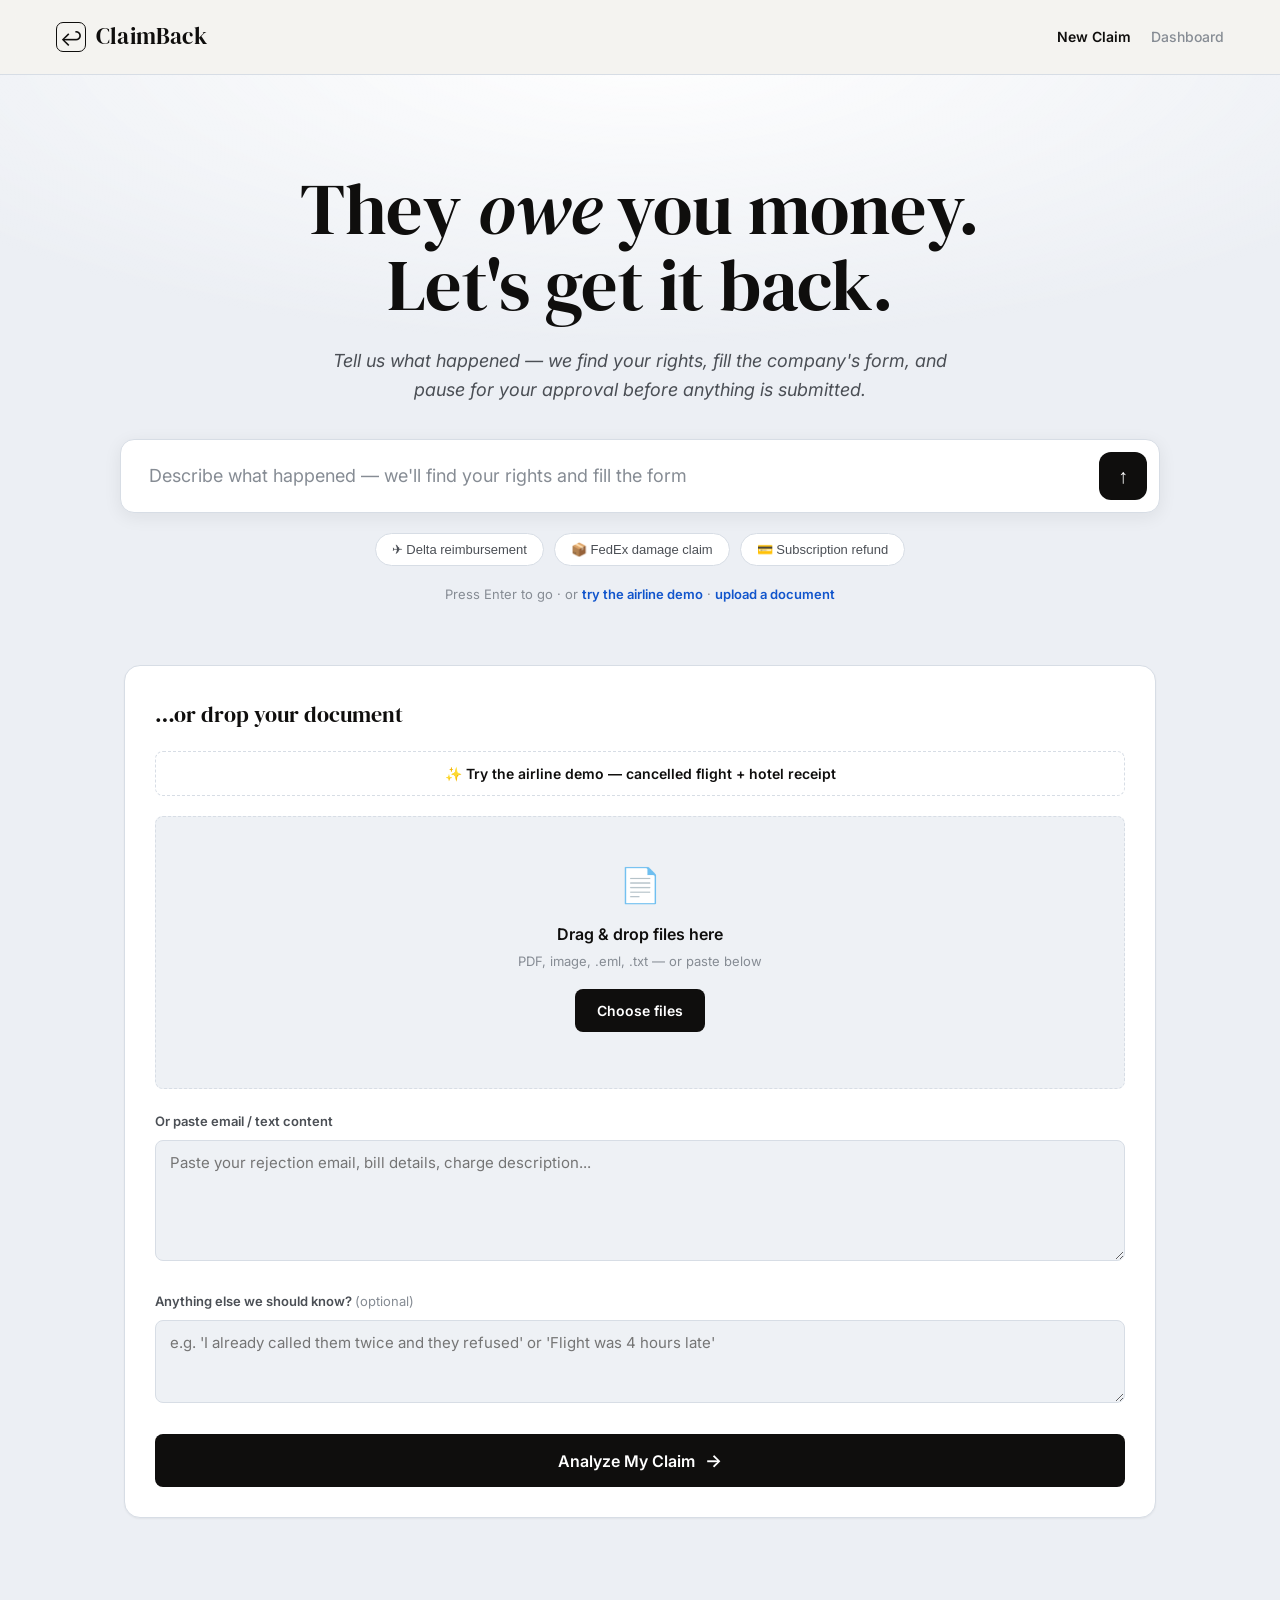
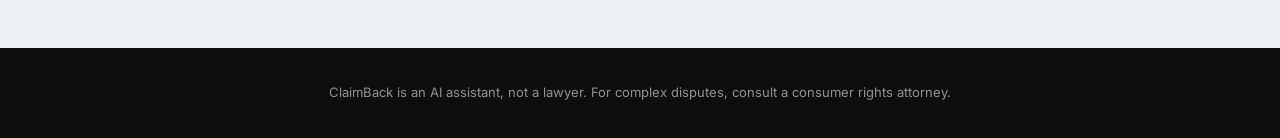
<file: templates/index.html>
<!DOCTYPE html>
<html lang="en">
<head>
  <meta charset="UTF-8" />
  <meta name="viewport" content="width=device-width, initial-scale=1.0" />
  <title>ClaimBack — Recover What's Yours</title>
  <link rel="preconnect" href="https://fonts.googleapis.com" />
  <link href="https://fonts.googleapis.com/css2?family=DM+Serif+Display:ital@0;1&family=Inter:wght@400;500;600&family=JetBrains+Mono:wght@400;500&display=swap" rel="stylesheet" />
  <link rel="stylesheet" href="/static/css/style.css" />
  <link rel="stylesheet" href="/static/css/dashboard.css" />
</head>
<body>

  <!-- HEADER -->
  <header class="site-header">
    <div class="header-inner">
      <div class="logo">
        <span class="logo-mark">↩</span>
        <span class="logo-text">ClaimBack</span>
      </div>
      <nav class="header-nav">
        <a href="/" class="nav-link active">New Claim</a>
        <a href="/dashboard" class="nav-link">Dashboard</a>
      </nav>
    </div>
  </header>

  <!-- HERO -->
  <section class="hero" id="start">
    <div class="hero-inner">
      <h1 class="hero-headline">
        They <em>owe</em> you money.<br/>Let's get it back.
      </h1>
      <p class="hero-sub">Tell us what happened — we find your rights, fill the company's form, and pause for your approval before anything is submitted.</p>

      <!-- Primary entry: type the situation -->
      <div class="hero-search">
        <textarea id="hero-input" rows="1"
          placeholder="Describe what happened — we'll find your rights and fill the form"></textarea>
        <button class="hero-go" id="hero-go" title="Start (Enter)" aria-label="Start">↑</button>
      </div>

      <div class="hero-pills" id="hero-pills">
        <button type="button" class="hero-pill" data-q="Delta cancelled my flight DL1049 from Atlanta (ATL) to Boston (BOS) on July 14, 2026 due to a mechanical issue. My name is Jane Doe, confirmation GKX9QP. I paid $182 for a hotel and $40 for meals overnight — reimburse me. Email jane.doe@email.com, phone 650-555-0142.">✈ Delta reimbursement</button>
        <button type="button" class="hero-pill" data-q="FedEx damaged my package. My name is Jane Doe, email jane.doe@email.com, phone 650-555-0142. It was a laptop shipped July 10, 2026, declared value $950, arrived with a cracked screen. File a damage claim for $950.">📦 FedEx damage claim</button>
        <button type="button" class="hero-pill" data-q="My subscription was charged $79 after I cancelled — I want a refund.">💳 Subscription refund</button>
      </div>

      <p class="hero-hint">Press Enter to go · or <a href="#" id="hero-demo-link">try the airline demo</a> · <a href="#drop-zone" id="hero-upload-link">upload a document</a></p>
    </div>
  </section>

  <!-- UPLOAD PANEL -->
  <main class="main-panel">
    <div class="upload-section" id="upload-section">
      <h2 class="section-label">…or drop your document</h2>

      <button class="btn-demo" id="btn-demo" type="button">
        ✨ Try the airline demo — cancelled flight + hotel receipt
      </button>

      <div class="drop-zone" id="drop-zone">
        <div class="drop-icon">📄</div>
        <p class="drop-primary">Drag & drop files here</p>
        <p class="drop-secondary">PDF, image, .eml, .txt — or paste below</p>
        <label class="btn-upload" for="file-input">Choose files</label>
        <input type="file" id="file-input" multiple accept=".pdf,.png,.jpg,.jpeg,.gif,.webp,.txt,.eml,.msg" hidden />
        <div class="file-list" id="file-list"></div>
      </div>

      <div class="paste-area">
        <label class="paste-label" for="pasted-text">Or paste email / text content</label>
        <textarea id="pasted-text" rows="5" placeholder="Paste your rejection email, bill details, charge description..."></textarea>
      </div>

      <div class="context-area">
        <label class="paste-label" for="user-context">Anything else we should know? <span class="optional">(optional)</span></label>
        <textarea id="user-context" rows="3" placeholder="e.g. 'I already called them twice and they refused' or 'Flight was 4 hours late'"></textarea>
      </div>

      <button class="btn-analyze" id="btn-analyze">
        <span class="btn-text">Analyze My Claim</span>
        <span class="btn-icon">→</span>
      </button>
    </div>

    <!-- OCR NOTICE (shown when scanned docs detected) -->
    <div class="ocr-notice hidden" id="ocr-notice">
      <span class="ocr-icon">📷</span>
      <span id="ocr-notice-text">Scanned document detected — running OCR before analysis</span>
    </div>

    <!-- LOADING STATE -->
    <div class="loading-state hidden" id="loading-state">
      <div class="pulse-ring"></div>
      <p class="loading-text">Reading your documents...</p>
      <p class="loading-sub">Identifying claim type, legal basis, and dispute path</p>
    </div>

    <!-- RESULTS PANEL -->
    <div class="results-panel hidden" id="results-panel">

      <!-- Claim Overview -->
      <div class="result-card card-overview">
        <div class="card-header">
          <h2 id="res-claim-type">Claim Type</h2>
          <div class="strength-badge" id="res-strength-badge">
            <span id="res-strength">—</span>
          </div>
        </div>
        <p class="card-summary" id="res-summary">—</p>
        <div class="meta-row">
          <div class="meta-item">
            <span class="meta-label">Amount at stake</span>
            <span class="meta-value meta-value--num" id="res-amount">—</span>
          </div>
          <div class="meta-item">
            <span class="meta-label">Best path</span>
            <span class="meta-value" id="res-path">—</span>
          </div>
          <div class="meta-item">
            <span class="meta-label">Submit to</span>
            <span class="meta-value" id="res-submit-to">—</span>
          </div>
        </div>
      </div>

      <!-- Legal Basis -->
      <div class="result-card card-legal">
        <h3 class="card-title">Your Legal Basis</h3>
        <ul class="legal-list" id="res-legal-list"></ul>
      </div>

      <!-- Action Steps -->
      <div class="result-card card-steps">
        <h3 class="card-title">Dispute Plan</h3>
        <ol class="steps-list" id="res-steps-list"></ol>
        <div class="escalation-note" id="res-escalation"></div>
      </div>

      <!-- Missing Evidence / Questions -->
      <div class="result-card card-questions hidden" id="card-questions">
        <h3 class="card-title">⚠ We need a bit more</h3>
        <p class="card-subtitle" id="res-missing-intro">Before we can finalize your claim, please answer:</p>
        <div class="questions-list" id="res-questions-list"></div>
        <div class="reply-area">
          <textarea id="user-reply" rows="4" placeholder="Your answers here..."></textarea>
          <button class="btn-refine" id="btn-refine">
            <span>Update Claim</span>
            <span>→</span>
          </button>
        </div>
      </div>

      <!-- Draft Letter -->
      <div class="result-card card-letter">
        <div class="card-title-row">
          <h3 class="card-title">Draft Claim Letter</h3>
          <button class="btn-copy" id="btn-copy-letter" title="Copy letter">Copy</button>
        </div>
        <pre class="letter-preview" id="res-letter"></pre>
      </div>

      <!-- Approval -->
      <div class="approval-bar" id="approval-bar">
        <div class="approval-info">
          <p class="approval-headline">Ready to submit?</p>
          <p class="approval-sub" id="approval-method-desc">—</p>
        </div>
        <div class="approval-actions">
          <button class="btn-edit-more" id="btn-edit-more">Adjust claim</button>
          <button class="btn-escalate-open" id="btn-escalate">They refused? Escalate ↗</button>
          <button class="btn-approve" id="btn-approve">
            <span>Approve &amp; Auto-fill</span>
            <span>→</span>
          </button>
        </div>
      </div>

      <!-- Autofill panel: choose target, then browser fills & pauses -->
      <div class="autofill-panel hidden" id="autofill-panel">
        <div class="autofill-head">
          <span class="autofill-badge">🤖 Live</span>
          <div>
            <p class="autofill-title" id="autofill-title">Where should I file this?</p>
            <p class="autofill-sub" id="autofill-sub">Type the company, or use the safe demo portal.</p>
          </div>
        </div>

        <!-- Target chooser -->
        <div class="autofill-chooser" id="autofill-chooser">
          <input type="text" id="company-input" class="company-input"
                 placeholder="e.g. Delta reimbursement · FedEx" autocomplete="off" />
          <div class="chooser-actions">
            <button class="btn-approve" id="btn-find-fill">
              <span>Find &amp; fill their form</span><span>→</span>
            </button>
            <button class="btn-edit-more" id="btn-safe-demo">Use safe demo portal</button>
          </div>
          <p class="chooser-hint">Real sites (Delta, FedEx) are filled live and <strong>stop at submit — nothing is filed</strong>. Anything else uses the SkyClaim demo portal.</p>
        </div>

        <!-- Review gate -->
        <div class="autofill-review hidden" id="autofill-review-wrap">
          <p class="autofill-review-label">Here's exactly what I'll submit:</p>
          <table class="autofill-review" id="autofill-review"></table>
          <div class="autofill-actions">
            <button class="btn-edit-more" onclick="resetApp()">Cancel</button>
            <button class="btn-approve" id="btn-confirm-submit">
              <span>Confirm &amp; Submit</span>
              <span>✓</span>
            </button>
          </div>
        </div>
      </div>

      <!-- Escalate panel: drafted email to the authority -->
      <div class="escalate-panel hidden" id="escalate-panel">
        <h3 class="card-title">Escalation drafted</h3>
        <p class="escalate-authority" id="escalate-authority">—</p>
        <div class="escalate-field"><span>To</span><code id="escalate-to">—</code></div>
        <div class="escalate-field"><span>Subject</span><code id="escalate-subject">—</code></div>
        <pre class="letter-preview" id="escalate-body"></pre>
        <div class="autofill-actions">
          <button class="btn-edit-more" id="btn-escalate-copy">Copy</button>
          <a class="btn-approve" id="btn-escalate-mail" href="#">
            <span>Open in email app</span><span>✉</span>
          </a>
        </div>
      </div>

      <!-- Submitted Confirmation -->
      <div class="confirmation-panel hidden" id="confirmation-panel">
        <div class="confirm-icon">✓</div>
        <h2 class="confirm-headline">Claim Submitted</h2>
        <p class="confirm-sub" id="confirm-instructions"></p>
        <div class="confirm-reference hidden" id="confirm-reference-wrap">
          Claim reference
          <span id="confirm-reference">—</span>
        </div>
        <div class="confirm-actions">
          <button class="btn-copy-all" id="btn-copy-all">Copy full claim package</button>
          <a href="/dashboard" class="btn-new-claim" style="text-decoration:none;display:inline-block;line-height:1.5">View all claims</a>
          <button class="btn-new-claim" onclick="resetApp()">New claim</button>
        </div>
      </div>

    </div>
  </main>

  <!-- FOOTER -->
  <footer class="site-footer">
    <p>ClaimBack is an AI assistant, not a lawyer. For complex disputes, consult a consumer rights attorney.</p>
  </footer>

  <script src="/static/js/app.js"></script>
</body>
</html>
</file>
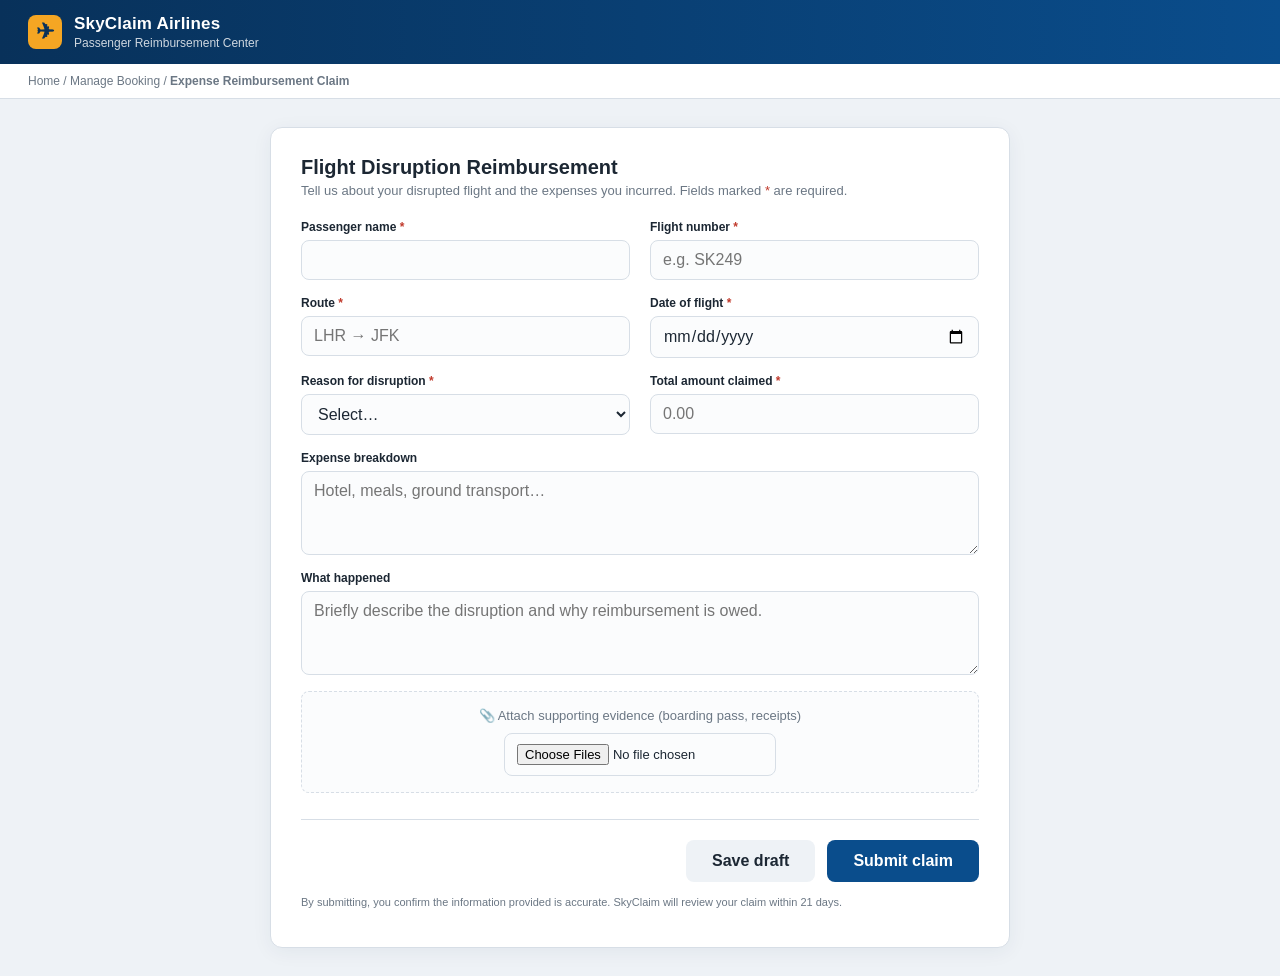
<file: templates/portal.html>
<!DOCTYPE html>
<html lang="en">
<head>
  <meta charset="UTF-8" />
  <meta name="viewport" content="width=device-width, initial-scale=1.0" />
  <title>SkyClaim Airlines — Reimbursement Center</title>
  <style>
    :root {
      --sky: #0a4d8c;
      --sky-dark: #08315a;
      --accent: #f5a623;
      --ink: #1c2733;
      --muted: #6b7784;
      --line: #d7dee6;
      --bg: #eef2f6;
    }
    * { box-sizing: border-box; }
    body {
      margin: 0;
      font-family: -apple-system, "Segoe UI", Roboto, Helvetica, Arial, sans-serif;
      background: var(--bg);
      color: var(--ink);
    }
    .topbar {
      background: linear-gradient(90deg, var(--sky-dark), var(--sky));
      color: #fff;
      padding: 14px 28px;
      display: flex;
      align-items: center;
      gap: 12px;
      box-shadow: 0 2px 8px rgba(0,0,0,.15);
    }
    .topbar .mark {
      font-size: 22px;
      background: var(--accent);
      color: var(--sky-dark);
      width: 34px; height: 34px;
      border-radius: 8px;
      display: grid; place-items: center;
      font-weight: 800;
    }
    .topbar h1 { font-size: 17px; margin: 0; font-weight: 700; letter-spacing: .2px; }
    .topbar .sub { font-size: 12px; opacity: .8; margin-top: 2px; }
    .breadcrumb {
      background: #fff;
      border-bottom: 1px solid var(--line);
      padding: 10px 28px;
      font-size: 12px;
      color: var(--muted);
    }
    .wrap { max-width: 780px; margin: 28px auto; padding: 0 20px; }
    .card {
      background: #fff;
      border: 1px solid var(--line);
      border-radius: 12px;
      padding: 28px 30px;
      box-shadow: 0 4px 20px rgba(10,49,90,.06);
    }
    .card h2 { margin: 0 0 4px; font-size: 20px; }
    .card .lead { color: var(--muted); font-size: 13px; margin: 0 0 22px; }
    .grid { display: grid; grid-template-columns: 1fr 1fr; gap: 16px 20px; }
    .field { display: flex; flex-direction: column; gap: 6px; }
    .field.full { grid-column: 1 / -1; }
    label { font-size: 12px; font-weight: 600; color: var(--ink); }
    label .req { color: #c0392b; }
    input, select, textarea {
      font: inherit;
      padding: 10px 12px;
      border: 1px solid var(--line);
      border-radius: 8px;
      background: #fbfcfd;
      color: var(--ink);
      transition: border-color .15s, box-shadow .15s;
    }
    input:focus, select:focus, textarea:focus {
      outline: none;
      border-color: var(--sky);
      box-shadow: 0 0 0 3px rgba(10,77,140,.12);
      background: #fff;
    }
    textarea { resize: vertical; min-height: 84px; }
    .evidence {
      grid-column: 1 / -1;
      border: 1.5px dashed var(--line);
      border-radius: 8px;
      padding: 16px;
      text-align: center;
      color: var(--muted);
      font-size: 13px;
      background: #fbfcfd;
    }
    .actions {
      margin-top: 26px;
      display: flex;
      justify-content: flex-end;
      gap: 12px;
      border-top: 1px solid var(--line);
      padding-top: 20px;
    }
    .btn {
      font: inherit;
      font-weight: 700;
      padding: 12px 26px;
      border-radius: 8px;
      border: none;
      cursor: pointer;
    }
    .btn-secondary { background: #eef2f6; color: var(--ink); }
    .btn-primary { background: var(--sky); color: #fff; }
    .btn-primary:hover { background: var(--sky-dark); }
    .note { font-size: 11px; color: var(--muted); margin-top: 14px; }

    /* confirmation */
    #confirmation { display: none; text-align: center; padding: 24px 10px; }
    #confirmation .tick {
      width: 64px; height: 64px; border-radius: 50%;
      background: #2ecc71; color: #fff; font-size: 34px;
      display: grid; place-items: center; margin: 0 auto 16px;
    }
    #confirmation h2 { font-size: 22px; margin: 0 0 6px; }
    #confirmation p { color: var(--muted); margin: 0 0 18px; }
    .ref-box {
      display: inline-block;
      background: #f0f6ff;
      border: 1px solid #cfe0f5;
      border-radius: 10px;
      padding: 14px 26px;
      font-size: 13px;
      color: var(--muted);
    }
    #reference-number {
      display: block;
      font-size: 26px;
      font-weight: 800;
      letter-spacing: 1px;
      color: var(--sky-dark);
      margin-top: 4px;
      font-family: "SFMono-Regular", Menlo, monospace;
    }
  </style>
</head>
<body>
  <div class="topbar">
    <div class="mark">✈</div>
    <div>
      <h1>SkyClaim Airlines</h1>
      <div class="sub">Passenger Reimbursement Center</div>
    </div>
  </div>
  <div class="breadcrumb">Home / Manage Booking / <strong>Expense Reimbursement Claim</strong></div>

  <div class="wrap">
    <div class="card">
      <!-- FORM -->
      <form id="claim-form" onsubmit="return false;">
        <h2>Flight Disruption Reimbursement</h2>
        <p class="lead">Tell us about your disrupted flight and the expenses you incurred. Fields marked <span style="color:#c0392b">*</span> are required.</p>

        <div class="grid">
          <div class="field">
            <label for="passenger_name">Passenger name <span class="req">*</span></label>
            <input type="text" id="passenger_name" name="passenger_name" autocomplete="off" />
          </div>
          <div class="field">
            <label for="flight_number">Flight number <span class="req">*</span></label>
            <input type="text" id="flight_number" name="flight_number" placeholder="e.g. SK249" autocomplete="off" />
          </div>
          <div class="field">
            <label for="route">Route <span class="req">*</span></label>
            <input type="text" id="route" name="route" placeholder="LHR → JFK" autocomplete="off" />
          </div>
          <div class="field">
            <label for="flight_date">Date of flight <span class="req">*</span></label>
            <input type="date" id="flight_date" name="flight_date" />
          </div>
          <div class="field">
            <label for="delay_reason">Reason for disruption <span class="req">*</span></label>
            <select id="delay_reason" name="delay_reason">
              <option value="">Select…</option>
              <option value="technical">Technical / aircraft fault</option>
              <option value="weather">Weather</option>
              <option value="staffing">Crew / staffing</option>
              <option value="extraordinary_circumstances">Extraordinary circumstances</option>
              <option value="other">Other</option>
            </select>
          </div>
          <div class="field">
            <label for="expense_total">Total amount claimed <span class="req">*</span></label>
            <input type="number" id="expense_total" name="expense_total" step="0.01" placeholder="0.00" />
          </div>
          <div class="field full">
            <label for="expense_description">Expense breakdown</label>
            <textarea id="expense_description" name="expense_description" placeholder="Hotel, meals, ground transport…"></textarea>
          </div>
          <div class="field full">
            <label for="claim_narrative">What happened</label>
            <textarea id="claim_narrative" name="claim_narrative" placeholder="Briefly describe the disruption and why reimbursement is owed."></textarea>
          </div>
          <div class="evidence">
            📎 Attach supporting evidence (boarding pass, receipts)
            <input type="file" id="evidence" name="evidence" multiple style="display:block;margin:10px auto 0;" />
          </div>
        </div>

        <div class="actions">
          <button type="button" class="btn btn-secondary">Save draft</button>
          <button type="submit" id="submit-claim" class="btn btn-primary">Submit claim</button>
        </div>
        <p class="note">By submitting, you confirm the information provided is accurate. SkyClaim will review your claim within 21 days.</p>
      </form>

      <!-- CONFIRMATION (revealed after submit) -->
      <div id="confirmation">
        <div class="tick">✓</div>
        <h2>Claim submitted successfully</h2>
        <p>We've received your reimbursement request and emailed you a copy.</p>
        <div class="ref-box">
          Your claim reference
          <span id="reference-number">—</span>
        </div>
      </div>
    </div>
  </div>

  <script>
    // The portal mints its own reference on submit, like a real external site.
    document.getElementById("submit-claim").addEventListener("click", function () {
      var chars = "ABCDEFGHJKLMNPQRSTUVWXYZ23456789";
      var ref = "SKY-";
      for (var i = 0; i < 6; i++) {
        ref += chars.charAt(Math.floor(Math.random() * chars.length));
      }
      document.getElementById("claim-form").style.display = "none";
      var conf = document.getElementById("confirmation");
      document.getElementById("reference-number").textContent = ref;
      conf.style.display = "block";
    });
  </script>
</body>
</html>
</file>
<file: static/css/style.css>
/* ===================================================
   ClaimBack — Harvey × Microsoft design system
   • Harvey: editorial serif headlines, warm off-white,
     generous whitespace, black / outlined buttons.
   • Microsoft: centered hero search with a rounded box,
     send arrow, and a blue→teal→green gradient underline.
   Token NAMES kept stable so dashboard.css keeps working.
=================================================== */

:root {
  /* ink / neutrals */
  --ink: #0f0e0d;            /* near-black text */
  --ink-muted: #4b4f55;
  --ink-faint: #868c94;
  --page: #eceff4;           /* page background rgb(236,240,244) */
  --cream: #eef1f5;          /* input / soft fill */
  --white: #ffffff;
  --neutral-bg: #e3e8ef;
  --border: #d7dde5;

  /* single restrained accent (Microsoft blue) + gradient stops */
  --accent: #1155cc;
  --accent-bg: #eef3fc;
  --accent-light: #cfe0f7;
  --info: #0b3d91;
  --grad-a: #2b6cff;         /* blue  */
  --grad-b: #00b7c3;         /* teal  */
  --grad-c: #14a06a;         /* green */

  /* status */
  --green: #1a7f4b;  --green-bg: #e6f3ec;
  --amber: #8a6a12;  --amber-bg: #f8efd6;
  --red:   #b23b32;  --red-bg:  #f8e8e6;

  /* aliases used by dashboard.css / templates */
  --primary: var(--ink);          --primary-bg: var(--neutral-bg);
  --slate: #3a4a5c;               --slate-light: #e7ebf0;
  --line: var(--border);          --muted: var(--ink-muted);
  --bg: var(--page);

  --shadow-sm: 0 1px 2px rgba(26,25,23,.05);
  --shadow-md: 0 4px 18px rgba(26,25,23,.07);
  --shadow-lg: 0 18px 48px rgba(26,25,23,.12);
  --radius: 8px;
  --radius-lg: 16px;

  --font-serif: "DM Serif Display", Georgia, "Times New Roman", serif;
  --font-ui: "Segoe UI", -apple-system, BlinkMacSystemFont, "Inter", Roboto, sans-serif;
  --font-mono: "JetBrains Mono", "SFMono-Regular", Consolas, monospace;
}

*, *::before, *::after { box-sizing: border-box; margin: 0; padding: 0; }

body {
  font-family: var(--font-ui);
  background: var(--page);
  color: var(--ink);
  line-height: 1.65;
  min-height: 100vh;
  display: flex;
  flex-direction: column;
  -webkit-font-smoothing: antialiased;
}
.hidden { display: none !important; }
a { color: inherit; }

/* ===== HEADER ===== */
.site-header {
  position: sticky; top: 0; z-index: 100;
  background: rgba(246,244,239,.85);
  backdrop-filter: saturate(150%) blur(10px);
  border-bottom: 1px solid var(--border);
}
.header-inner {
  max-width: none; margin: 0 auto; padding: 18px 56px;
  display: flex; align-items: center; justify-content: space-between;
}
.logo { display: flex; align-items: center; gap: 10px; }
.logo-mark {
  font-size: 20px; color: var(--ink);
  width: 30px; height: 30px; display: grid; place-items: center;
  border: 1.5px solid var(--ink); border-radius: 7px;
}
.logo-text { font-family: var(--font-serif); font-size: 23px; letter-spacing: .2px; }
.header-nav { display: flex; gap: 28px; }
.nav-link {
  text-decoration: none; color: var(--ink-muted);
  font-size: 14px; font-weight: 500; transition: color .15s;
}
.nav-link:hover { color: var(--ink); }
.nav-link.active { color: var(--ink); font-weight: 600; }

/* ===== HERO (Microsoft-style search, Harvey serif) ===== */
.hero {
  text-align: center;
  padding: 96px 24px 44px;
  background:
    radial-gradient(1200px 420px at 50% -6%, #ffffff 0%, rgba(255,255,255,0) 72%),
    var(--page);
}
.hero-inner { max-width: 1080px; margin: 0 auto; }
.hero-headline {
  font-family: var(--font-serif);
  font-weight: 400;
  font-size: clamp(44px, 6.5vw, 72px);
  line-height: 1.06;
  letter-spacing: -0.5px;
  color: var(--ink);
}
.hero-headline em { font-style: italic; }
.hero-sub {
  font-size: 18px; color: var(--ink-muted);
  max-width: 620px; margin: 22px auto 0; font-style: italic;
}

/* the search box */
.hero-search {
  position: relative;
  display: flex; align-items: center; gap: 10px;
  max-width: 1040px; margin: 34px auto 0;
  background: var(--white);
  border: 1px solid var(--border);
  border-radius: 14px;
  padding: 12px 12px 12px 28px;
  box-shadow: var(--shadow-md);
  transition: border-color .18s, box-shadow .18s;
}
.hero-search:focus-within {
  border-color: var(--accent-light);
  box-shadow: 0 8px 30px rgba(15,14,13,.10);
}
/* Microsoft gradient underline */
.hero-search::after {
  content: ""; position: absolute; left: 16px; right: 16px; bottom: 0;
  height: 3px; border-radius: 3px;
  background: linear-gradient(90deg, var(--grad-a), var(--grad-b), var(--grad-c));
  transform: scaleX(0); transform-origin: center;
  transition: transform .25s ease;
}
.hero-search:focus-within::after { transform: scaleX(1); }
.hero-search textarea {
  flex: 1; border: none; background: transparent; resize: none;
  font-family: var(--font-ui); font-size: 18px; color: var(--ink);
  line-height: 1.5; padding: 8px 0; min-height: 40px; max-height: 160px; outline: none;
}
.hero-search textarea::placeholder { color: var(--ink-faint); }
.hero-go {
  flex-shrink: 0; width: 48px; height: 48px; align-self: flex-end;
  border: none; border-radius: 12px;
  background: var(--ink); color: #fff;
  font-size: 20px; line-height: 1; cursor: pointer;
  display: grid; place-items: center;
  transition: background .15s, transform .06s;
}
.hero-go:hover { background: #2c2a27; }
.hero-go:active { transform: scale(.94); }

/* suggestion pills */
.hero-pills {
  display: flex; flex-wrap: wrap; gap: 10px;
  justify-content: center; margin: 20px auto 0; max-width: 760px;
}
.hero-pill {
  background: var(--white); border: 1px solid var(--border);
  color: var(--ink-muted); font-size: 13px; font-weight: 500;
  padding: 8px 16px; border-radius: 999px; cursor: pointer;
  transition: border-color .15s, color .15s, background .15s;
}
.hero-pill:hover { border-color: var(--accent-light); color: var(--accent); background: var(--accent-bg); }
.hero-hint { text-align: center; font-size: 13px; color: var(--ink-faint); margin-top: 18px; }
.hero-hint a { color: var(--accent); text-decoration: none; font-weight: 600; }
.hero-hint a:hover { text-decoration: underline; }

/* ===== MAIN ===== */
.main-panel { max-width: 1080px; width: 100%; flex: 1 0 auto; margin: 0 auto; padding: 16px 24px 90px; }

.upload-section {
  background: var(--white); border: 1px solid var(--border);
  border-radius: var(--radius-lg); padding: 30px;
  box-shadow: var(--shadow-sm);
}
.section-label {
  font-family: var(--font-serif); font-weight: 400;
  font-size: 22px; color: var(--ink); margin-bottom: 18px;
}
.drop-zone {
  border: 1.5px dashed var(--border); border-radius: var(--radius);
  padding: 40px 20px; text-align: center; cursor: pointer;
  background: var(--cream); transition: border-color .15s, background .15s;
}
.drop-zone:hover, .drop-zone.drag-over { border-color: var(--accent); background: var(--accent-bg); }
.drop-icon { font-size: 34px; }
.drop-primary { font-weight: 600; margin-top: 8px; }
.drop-secondary { font-size: 13px; color: var(--ink-faint); margin-top: 4px; }
.btn-upload {
  display: inline-block; margin-top: 16px; cursor: pointer;
  background: var(--ink); color: #fff; font-weight: 600; font-size: 14px;
  padding: 10px 22px; border-radius: var(--radius);
}
.btn-upload:hover { background: #37332e; }
.file-list { display: flex; flex-wrap: wrap; gap: 8px; margin-top: 16px; justify-content: center; }
.file-chip {
  display: flex; align-items: center; gap: 8px;
  background: var(--neutral-bg); border: 1px solid var(--border);
  border-radius: 999px; padding: 6px 12px; font-size: 13px;
}
.file-chip button { border: none; background: none; cursor: pointer; color: var(--ink-faint); }

.paste-area, .context-area { margin-top: 22px; }
.paste-label { display: block; font-size: 13px; font-weight: 600; color: var(--ink-muted); margin-bottom: 8px; }
.paste-label .optional { color: var(--ink-faint); font-weight: 400; }
textarea, .text-input {
  width: 100%; font-family: var(--font-ui); font-size: 15px; color: var(--ink);
  background: var(--cream); border: 1px solid var(--border);
  border-radius: var(--radius); padding: 12px 14px; resize: vertical;
}
textarea:focus, .text-input:focus { outline: none; border-color: var(--accent); background: var(--white); }

/* primary CTA (full width analyze) */
.btn-analyze {
  width: 100%; margin-top: 24px; cursor: pointer;
  display: flex; align-items: center; justify-content: center; gap: 10px;
  background: var(--ink); color: #fff; border: none;
  font-family: var(--font-ui); font-size: 16px; font-weight: 600;
  padding: 16px; border-radius: var(--radius); transition: background .15s;
}
.btn-analyze:hover { background: #37332e; }
.btn-analyze .btn-icon { font-size: 18px; }

/* try-the-demo */
.btn-demo {
  display: block; width: 100%; margin: 0 0 20px; cursor: pointer;
  background: var(--white); border: 1px dashed var(--border);
  border-radius: var(--radius); padding: 13px 18px;
  color: var(--ink); font-family: inherit; font-size: 14px; font-weight: 600;
  transition: border-color .15s, background .15s;
}
.btn-demo:hover { border-color: var(--accent); background: var(--accent-bg); color: var(--accent); }

/* ===== notices / loading ===== */
.ocr-notice {
  display: flex; align-items: center; gap: 10px; margin-top: 18px;
  background: var(--accent-bg); border: 1px solid var(--accent-light);
  border-radius: var(--radius); padding: 12px 16px; font-size: 14px; color: var(--info);
}
.loading-state { text-align: center; padding: 70px 20px; }
.pulse-ring {
  width: 46px; height: 46px; margin: 0 auto 20px; border-radius: 50%;
  border: 3px solid var(--accent-light); border-top-color: var(--accent);
  animation: spin .9s linear infinite;
}
@keyframes spin { to { transform: rotate(360deg); } }
.loading-text { font-family: var(--font-serif); font-size: 20px; }
.loading-sub { color: var(--ink-faint); font-size: 14px; margin-top: 6px; }

/* ===== result cards ===== */
.results-panel { margin-top: 20px; }
.result-card {
  background: var(--white); border: 1px solid var(--border);
  border-radius: var(--radius-lg); padding: 26px 28px; margin-bottom: 18px;
  box-shadow: var(--shadow-sm);
}
.card-header { display: flex; align-items: flex-start; justify-content: space-between; gap: 16px; }
.card-header h2 { font-family: var(--font-serif); font-weight: 400; font-size: 26px; line-height: 1.15; }
.card-summary { color: var(--ink-muted); margin-top: 8px; }
.card-title { font-family: var(--font-serif); font-weight: 400; font-size: 20px; margin-bottom: 14px; }
.card-title-row { display: flex; align-items: center; justify-content: space-between; }
.card-subtitle { color: var(--ink-muted); font-size: 14px; margin-bottom: 12px; }

.strength-badge {
  flex-shrink: 0; font-size: 12px; font-weight: 600; letter-spacing: .3px;
  padding: 5px 12px; border-radius: 999px;
  background: var(--neutral-bg); color: var(--ink-muted);
}
.strength-badge.strong { background: var(--green-bg); color: var(--green); }
.strength-badge.moderate { background: var(--amber-bg); color: var(--amber); }
.strength-badge.weak { background: var(--red-bg); color: var(--red); }

.meta-row { display: flex; flex-wrap: wrap; gap: 28px; margin-top: 22px; }
.meta-item { display: flex; flex-direction: column; gap: 4px; }
.meta-label { font-size: 11px; text-transform: uppercase; letter-spacing: .6px; color: var(--ink-faint); }
.meta-value { font-size: 16px; color: var(--ink); font-weight: 500; }
.meta-value--num { font-family: var(--font-mono); font-size: 20px; font-weight: 600; letter-spacing: -.3px; }

.legal-list, .steps-list { padding-left: 20px; color: var(--ink-muted); }
.legal-list li, .steps-list li { margin: 8px 0; }
.escalation-note { display: none; margin-top: 14px; font-size: 13px; color: var(--amber); }
.escalation-note.visible { display: block; }

.questions-list { display: flex; flex-direction: column; gap: 8px; }
.question-item {
  background: var(--amber-bg); border: 1px solid #f0e2b8; color: #6b530f;
  border-radius: var(--radius); padding: 10px 14px; font-size: 14px;
}
.reply-area { margin-top: 14px; }
.card-questions { border-left: 4px solid var(--amber); }

/* the claim letter as a letterhead document */
.card-letter .letter-preview {
  white-space: pre-wrap; font-family: var(--font-ui); font-size: 14px; line-height: 1.7;
  color: var(--ink); background: #fffdf8; border: 1px solid var(--border);
  border-left: 3px solid var(--ink); border-radius: var(--radius);
  padding: 22px 24px; margin-top: 6px; max-height: 460px; overflow: auto;
}
.btn-copy {
  cursor: pointer; background: transparent; border: 1px solid var(--border);
  color: var(--ink-muted); font-size: 13px; font-weight: 600;
  padding: 6px 14px; border-radius: var(--radius); transition: all .15s;
}
.btn-copy:hover, .btn-copy.copied { border-color: var(--ink); color: var(--ink); }

/* ===== approval bar (Harvey dark CTA band) ===== */
.approval-bar {
  display: flex; align-items: center; justify-content: space-between; gap: 20px;
  background: var(--ink); color: #fff;
  border-radius: var(--radius-lg); padding: 24px 28px; margin-top: 4px;
}
.approval-headline { font-family: var(--font-serif); font-size: 22px; }
.approval-sub { color: rgba(255,255,255,.65); font-size: 14px; margin-top: 2px; }
.approval-actions { display: flex; gap: 12px; flex-shrink: 0; }

/* buttons: primary (dark on light) + outline */
.btn-approve, .btn-refine, .btn-new-dash, .btn-copy-all, #btn-confirm-submit, #btn-escalate-mail {
  display: inline-flex; align-items: center; gap: 8px; cursor: pointer;
  background: var(--white); color: var(--ink); border: 1px solid var(--ink);
  font-family: var(--font-ui); font-size: 14px; font-weight: 600;
  padding: 12px 22px; border-radius: var(--radius); text-decoration: none;
  transition: background .15s, color .15s, border-color .15s;
}
.btn-approve:hover, .btn-refine:hover, .btn-new-dash:hover,
.btn-copy-all:hover, #btn-confirm-submit:hover, #btn-escalate-mail:hover {
  background: var(--ink); color: #fff;
}
/* on the dark approval bar the primary reads as solid-light */
.approval-bar .btn-approve { background: #fff; color: var(--ink); border-color: #fff; }
.approval-bar .btn-approve:hover { background: #e9e5dc; }

.btn-edit-more, .btn-escalate-open, .btn-new-claim {
  display: inline-flex; align-items: center; gap: 8px; cursor: pointer;
  background: transparent; border: 1px solid var(--border); color: var(--ink-muted);
  font-family: var(--font-ui); font-size: 14px; font-weight: 600;
  padding: 12px 20px; border-radius: var(--radius); text-decoration: none;
  transition: all .15s;
}
.btn-edit-more:hover, .btn-escalate-open:hover, .btn-new-claim:hover {
  border-color: var(--ink); color: var(--ink); background: var(--neutral-bg);
}
.approval-bar .btn-edit-more { border-color: rgba(255,255,255,.4); color: rgba(255,255,255,.85); }
.approval-bar .btn-edit-more:hover { background: rgba(255,255,255,.1); color: #fff; border-color: #fff; }

/* ===== autofill / escalate panels ===== */
.autofill-panel, .escalate-panel {
  background: var(--white); border: 1px solid var(--border);
  border-radius: var(--radius-lg); padding: 26px 28px; margin-top: 18px;
  box-shadow: var(--shadow-sm);
}
.autofill-panel { border-left: 4px solid var(--accent); }
.escalate-panel { border-left: 4px solid var(--red); }
.autofill-head { display: flex; align-items: flex-start; gap: 14px; }
.autofill-badge {
  flex-shrink: 0; background: var(--accent); color: #fff;
  font-size: 12px; font-weight: 600; padding: 5px 11px; border-radius: 999px;
}
.autofill-title { font-family: var(--font-serif); font-size: 20px; margin-bottom: 2px; }
.autofill-sub { font-size: 14px; color: var(--ink-muted); }
.autofill-chooser { margin-top: 18px; }
.company-input {
  width: 100%; padding: 13px 16px; border: 1px solid var(--border);
  border-radius: var(--radius); font: inherit; font-size: 15px; background: var(--cream);
}
.company-input:focus { outline: none; border-color: var(--accent); background: var(--white); }
.chooser-actions { display: flex; gap: 12px; margin-top: 14px; flex-wrap: wrap; }
.chooser-hint { font-size: 12px; color: var(--ink-faint); margin-top: 14px; }

.autofill-review-label {
  margin: 22px 0 10px; font-size: 12px; font-weight: 600; color: var(--ink-faint);
  text-transform: uppercase; letter-spacing: .6px;
}
.autofill-review { width: 100%; border-collapse: collapse; }
.autofill-review td { padding: 10px 12px; border-bottom: 1px solid var(--border); font-size: 14px; vertical-align: top; }
.autofill-review .review-field { width: 40%; color: var(--ink-muted); font-weight: 500; }
.autofill-review .review-value { color: var(--ink); font-family: var(--font-mono); font-size: 13px; }
.autofill-actions { margin-top: 22px; display: flex; justify-content: flex-end; gap: 12px; }

.escalate-authority { font-weight: 600; margin: 4px 0 14px; }
.escalate-field { display: flex; gap: 10px; font-size: 13px; margin-bottom: 8px; align-items: baseline; }
.escalate-field span { color: var(--ink-faint); min-width: 54px; }
.escalate-field code {
  font-family: var(--font-mono); background: var(--neutral-bg);
  padding: 2px 8px; border-radius: 4px; word-break: break-all;
}

/* ===== confirmation ===== */
.confirmation-panel {
  text-align: center; background: var(--white); border: 1px solid var(--border);
  border-radius: var(--radius-lg); padding: 44px 28px; margin-top: 18px; box-shadow: var(--shadow-sm);
}
.confirm-icon {
  width: 60px; height: 60px; margin: 0 auto 18px; border-radius: 50%;
  background: var(--green-bg); color: var(--green);
  display: grid; place-items: center; font-size: 30px;
}
.confirm-headline { font-family: var(--font-serif); font-size: 26px; }
.confirm-sub { color: var(--ink-muted); margin-top: 8px; }
.confirm-reference {
  display: inline-block; margin-top: 18px; background: var(--accent-bg);
  border: 1px solid var(--accent-light); border-radius: var(--radius);
  padding: 12px 24px; font-size: 13px; color: var(--ink-muted);
}
.confirm-reference #confirm-reference {
  display: block; margin-top: 4px; font-family: var(--font-mono);
  font-size: 22px; font-weight: 600; letter-spacing: 1px; color: var(--ink);
}
.confirm-actions { display: flex; gap: 12px; justify-content: center; flex-wrap: wrap; margin-top: 24px; }

/* ===== footer (Harvey dark) ===== */
.site-footer {
  background: var(--ink); color: rgba(255,255,255,.55);
  text-align: center; font-size: 13px; padding: 34px 24px; margin-top: 40px;
}

@media (max-width: 640px) {
  .approval-bar { flex-direction: column; align-items: stretch; }
  .meta-row { gap: 18px; }
  .header-inner { padding: 14px 18px; }
}
</file>
<file: static/css/dashboard.css>
/* ===================================================
   ClaimBack Dashboard & Detail styles
=================================================== */

/* ── Nav ── */
.header-nav {
  display: flex;
  gap: 20px;
  align-items: center;
}

.nav-link {
  font-size: 14px;
  font-weight: 500;
  color: var(--ink-faint);
  text-decoration: none;
  transition: color 0.15s;
}

.nav-link:hover, .nav-link.active { color: var(--primary); }

/* ── Dashboard layout ── */
.dash-main {
  max-width: 1200px;
  margin: 0 auto;
  padding: 36px 24px 80px;
}

/* ── Stats strip ── */
.stats-strip {
  display: grid;
  grid-template-columns: repeat(4, 1fr);
  gap: 16px;
  margin-bottom: 36px;
}

.stat-block {
  background: var(--white);
  border: 1.5px solid var(--border);
  border-radius: var(--radius-lg);
  padding: 22px 24px;
  display: flex;
  flex-direction: column;
  gap: 4px;
}

.stat-block.highlight {
  background: var(--ink);
  border-color: var(--ink);
}

.stat-num {
  font-family: 'Inter', sans-serif;
  font-weight: 800;
  font-size: 32px;
  color: var(--ink);
  line-height: 1;
  letter-spacing: -0.5px;
}

.stat-block.highlight .stat-num { color: var(--primary); }

.stat-label {
  font-size: 12px;
  font-weight: 600;
  text-transform: uppercase;
  letter-spacing: 0.6px;
  color: var(--ink-faint);
}

.stat-block.highlight .stat-label { color: var(--ink-faint); }

/* ── Section ── */
.dash-section {
  background: var(--white);
  border: 1.5px solid var(--border);
  border-radius: var(--radius-lg);
  overflow: hidden;
}

.dash-section-header {
  display: flex;
  align-items: center;
  justify-content: space-between;
  padding: 20px 24px;
  border-bottom: 1px solid var(--border);
}

.dash-section-title {
  font-family: 'Inter', sans-serif;
  font-weight: 800;
  letter-spacing: -0.02em;
  font-size: 20px;
  color: var(--ink);
}

.btn-new-dash {
  background: var(--primary);
  color: var(--white);
  text-decoration: none;
  font-size: 14px;
  font-weight: 600;
  padding: 8px 18px;
  border-radius: var(--radius);
  transition: background 0.15s;
}

.btn-new-dash:hover { background: #4f2286; }

/* ── Claims table ── */
.claims-table-wrap {
  overflow-x: auto;
}

.claims-table {
  width: 100%;
  border-collapse: collapse;
  font-size: 14px;
}

.claims-table thead th {
  text-align: left;
  padding: 10px 16px;
  font-size: 11px;
  font-weight: 600;
  text-transform: uppercase;
  letter-spacing: 0.6px;
  color: var(--ink-faint);
  border-bottom: 1px solid var(--border);
  background: var(--cream);
  white-space: nowrap;
}

.claims-table tbody tr {
  border-bottom: 1px solid var(--border);
  transition: background 0.1s;
}

.claims-table tbody tr:last-child { border-bottom: none; }
.claims-table tbody tr:hover { background: var(--cream); }

.claims-table td {
  padding: 12px 16px;
  vertical-align: middle;
  color: var(--ink);
}

.td-id     { color: var(--ink-faint); font-size: 12px; width: 36px; }
.td-type   { font-weight: 500; white-space: nowrap; max-width: 160px; }
.td-summary { color: var(--ink-muted); max-width: 300px; }
.td-amount { font-family: 'JetBrains Mono', monospace; font-size: 13px; white-space: nowrap; }
.td-date   { color: var(--ink-faint); font-size: 12px; white-space: nowrap; }

.link-view {
  color: var(--primary);
  font-weight: 600;
  text-decoration: none;
  font-size: 13px;
  white-space: nowrap;
}

.link-view:hover { text-decoration: underline; }

/* ── Badges ── */
.badge-strength {
  display: inline-block;
  border-radius: 20px;
  padding: 3px 10px;
  font-size: 11px;
  font-weight: 600;
  text-transform: uppercase;
  letter-spacing: 0.5px;
}

.badge-strength.strong   { background: var(--green-bg);  color: var(--green); }
.badge-strength.moderate { background: var(--primary-bg);   color: var(--primary); }
.badge-strength.weak     { background: var(--red-bg);    color: var(--red); }

.badge-status {
  display: inline-flex;
  align-items: center;
  gap: 5px;
  border-radius: 20px;
  padding: 3px 10px;
  font-size: 11px;
  font-weight: 600;
  text-transform: uppercase;
  letter-spacing: 0.5px;
}

/* Signature detail: a small health dot, like a monitor's status indicator.
   It just borrows the badge's own text color, so every status stays in sync. */
.badge-status::before {
  content: '';
  display: inline-block;
  width: 6px;
  height: 6px;
  border-radius: 50%;
  background: currentColor;
  flex-shrink: 0;
}

.badge-status.pending   { background: #f0eef7; color: var(--ink-faint); }
.badge-status.analyzed  { background: var(--slate-light); color: var(--slate); }
.badge-status.approved  { background: var(--primary-bg); color: var(--primary); }
.badge-status.submitted { background: #e8eaf6; color: #3949ab; }
.badge-status.resolved  { background: var(--green-bg); color: var(--green); }
.badge-status.error     { background: var(--red-bg); color: var(--red); }
.badge-status.closed    { background: #f0eef7; color: var(--ink-faint); }

.ocr-tag {
  font-size: 12px;
  color: var(--slate);
  background: var(--slate-light);
  border-radius: 4px;
  padding: 2px 7px;
  white-space: nowrap;
}

/* ── Empty state ── */
.empty-state {
  padding: 48px;
  text-align: center;
  color: var(--ink-faint);
}

.empty-state a { color: var(--primary); }

/* ── Detail page ── */
.detail-breadcrumb {
  display: flex;
  align-items: center;
  gap: 12px;
  margin-bottom: 24px;
  font-size: 14px;
}

.detail-breadcrumb a {
  color: var(--primary);
  text-decoration: none;
  font-weight: 500;
}

.detail-breadcrumb span { color: var(--ink-faint); }

.detail-actions {
  display: flex;
  gap: 12px;
  margin-top: 8px;
}

.recovered-amount { color: var(--green); }

/* ── Text input (for modal) ── */
.text-input {
  width: 100%;
  border: 1.5px solid var(--border);
  border-radius: var(--radius);
  padding: 10px 14px;
  font-family: 'Inter', sans-serif;
  font-size: 14px;
  color: var(--ink);
  background: var(--white);
  transition: border-color 0.15s;
  margin-bottom: 4px;
}

.text-input:focus { outline: none; border-color: var(--primary); }

/* ── Modal ── */
.modal-overlay {
  position: fixed;
  inset: 0;
  background: rgba(20,9,43,0.55);
  display: flex;
  align-items: center;
  justify-content: center;
  z-index: 500;
  padding: 24px;
}

.modal-box {
  background: var(--white);
  border-radius: var(--radius-lg);
  padding: 32px;
  width: 100%;
  max-width: 440px;
  box-shadow: var(--shadow-lg);
}

.modal-title {
  font-family: 'Inter', sans-serif;
  font-weight: 800;
  letter-spacing: -0.02em;
  font-size: 22px;
  color: var(--ink);
  margin-bottom: 8px;
}

.modal-sub {
  font-size: 14px;
  color: var(--ink-muted);
  margin-bottom: 20px;
}

.modal-actions {
  display: flex;
  gap: 10px;
  justify-content: flex-end;
  margin-top: 20px;
}

/* OCR notice on main page */
.ocr-notice {
  display: flex;
  align-items: center;
  gap: 10px;
  background: var(--slate-light);
  border: 1px solid #c8d8ea;
  border-radius: var(--radius);
  padding: 10px 16px;
  font-size: 13px;
  color: var(--slate);
  margin-bottom: 16px;
}

.ocr-notice .ocr-icon { font-size: 18px; flex-shrink: 0; }

/* ── Responsive ── */
@media (max-width: 800px) {
  .stats-strip { grid-template-columns: repeat(2, 1fr); }
}

@media (max-width: 500px) {
  .stats-strip { grid-template-columns: 1fr 1fr; gap: 10px; }
  .td-summary, .td-legal { display: none; }
}
</file>
